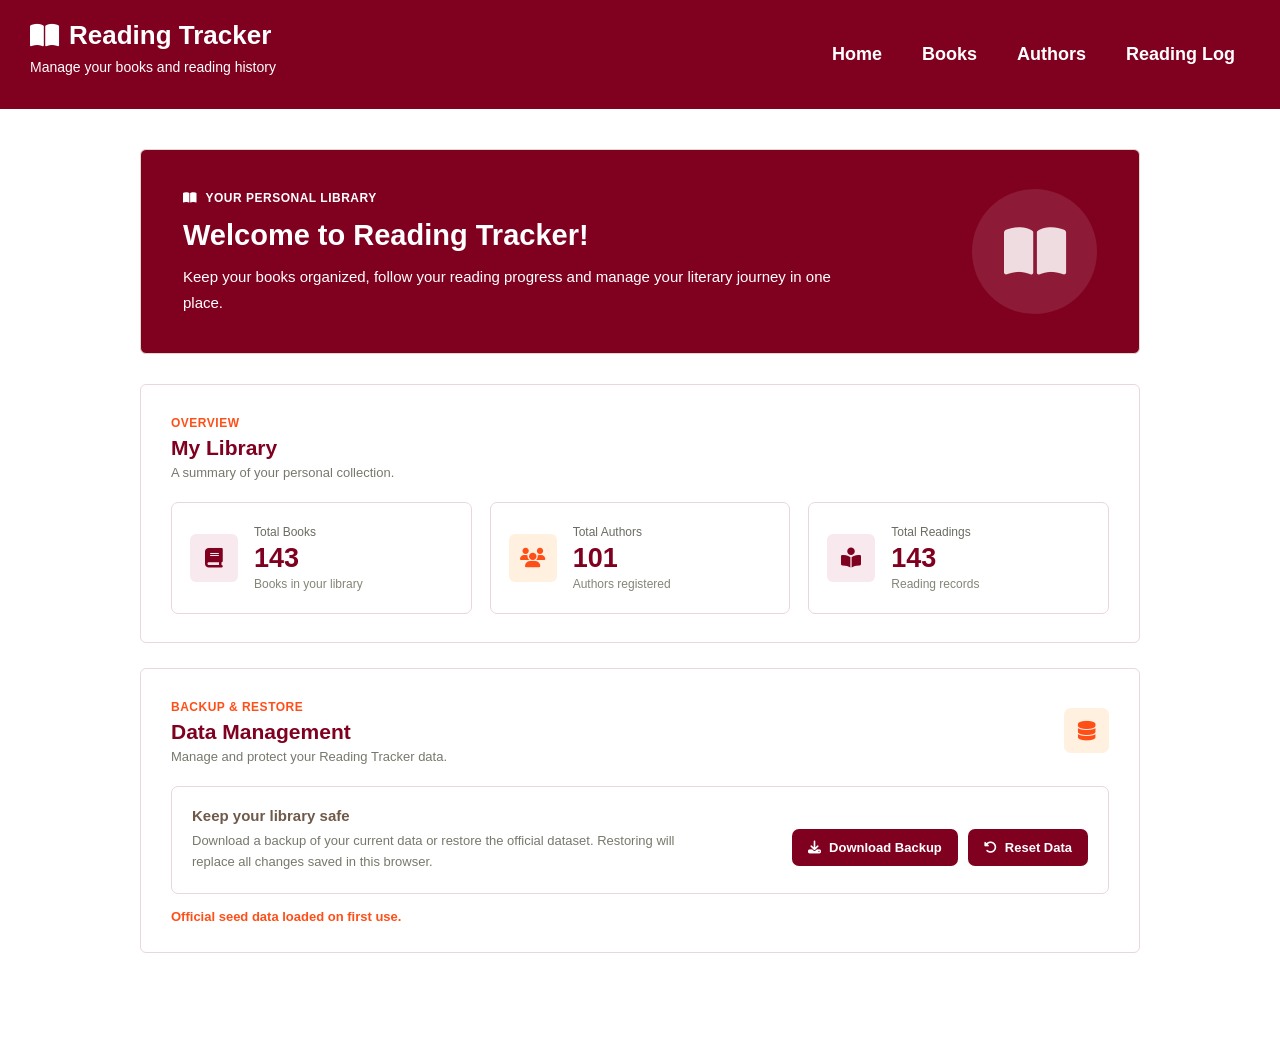
<file: index.html>
<!DOCTYPE html>
<html lang="en">

<head>
    <meta charset="UTF-8">
    <meta name="viewport" content="width=device-width, initial-scale=1.0">

    <title>Reading Tracker</title>

    <link rel="stylesheet" href="style.css">
    <link rel="stylesheet"
          href="https://cdnjs.cloudflare.com/ajax/libs/font-awesome/6.7.2/css/all.min.css">
</head>

<body>

    <!-- CABEÇALHO DA PÁGINA -->
    <div id="header-container"></div>

    <main class="home-page">

        <!-- SEÇÃO DE BOAS-VINDAS -->
        <section class="home-hero">
            <div class="hero-text">
                <span class="hero-label">
                    <i class="fa-solid fa-book-open"></i>
                    YOUR PERSONAL LIBRARY
                </span>

                <h2>Welcome to Reading Tracker!</h2>

                <p>
                    Keep your books organized, follow your reading progress
                    and manage your literary journey in one place.
                </p>
            </div>

            <div class="hero-decoration">
                <i class="fa-solid fa-book-open"></i>
            </div>
        </section>

        <!-- RESUMO DA BIBLIOTECA -->
        <section class="dashboard-section">
            <div class="section-heading">
                <div>
                    <span class="section-subtitle">OVERVIEW</span>
                    <h3>My Library</h3>
                    <p>A summary of your personal collection.</p>
                </div>
            </div>

            <div class="library-summary">

                <!-- TOTAL DE LIVROS -->
                <div class="summary-card books-card">
                    <div class="summary-icon">
                        <i class="fa-solid fa-book"></i>
                    </div>

                    <div class="summary-info">
                        <span class="summary-label">Total Books</span>
                        <strong id="book-count">–</strong>
                        <span class="summary-description">Books in your library</span>
                    </div>
                </div>

                <!-- TOTAL DE AUTORES -->
                <div class="summary-card authors-card">
                    <div class="summary-icon">
                        <i class="fa-solid fa-users"></i>
                    </div>

                    <div class="summary-info">
                        <span class="summary-label">Total Authors</span>
                        <strong id="author-count">–</strong>
                        <span class="summary-description">Authors registered</span>
                    </div>
                </div>

                <!-- TOTAL DE LEITURAS -->
                <div class="summary-card readings-card">
                    <div class="summary-icon">
                        <i class="fa-solid fa-book-open-reader"></i>
                    </div>

                    <div class="summary-info">
                        <span class="summary-label">Total Readings</span>
                        <strong id="reading-count">–</strong>
                        <span class="summary-description">Reading records</span>
                    </div>
                </div>

            </div>
        </section>

        <!-- GERENCIAMENTO DOS DADOS -->
        <section class="dashboard-section management-section">

            <div class="section-heading">
                <div>
                    <span class="section-subtitle">BACKUP & RESTORE</span>
                    <h3>Data Management</h3>
                    <p>Manage and protect your Reading Tracker data.</p>
                </div>

                <div class="management-heading-icon">
                    <i class="fa-solid fa-database"></i>
                </div>
            </div>

            <div class="management-content">

                <div class="management-info">
                    <h4>Keep your library safe</h4>

                    <p>
                        Download a backup of your current data or restore
                        the official dataset. Restoring will replace all
                        changes saved in this browser.
                    </p>
                </div>

                <div class="management-buttons">

                    <!-- BOTÃO PARA BAIXAR O BACKUP -->
                    <button type="button"
                            id="backup-data-button"
                            class="backup-button"
                            disabled>
                        <i class="fa-solid fa-download"></i>
                        Download Backup
                    </button>

                    <!-- BOTÃO PARA RESTAURAR OS DADOS -->
                    <button type="button"
                            id="reset-data-button"
                            class="reset-button"
                            disabled>
                        <i class="fa-solid fa-rotate-left"></i>
                        Reset Data
                    </button>

                </div>

            </div>

            <p id="data-message" role="status" aria-live="polite"></p>

        </section>

    </main>

    <!-- MODAL DE CONFIRMAÇÃO DA RESTAURAÇÃO DOS DADOS -->
    <div id="reset-modal" class="modal-overlay hidden">

        <div class="modal-content">

            <div class="modal-icon">
                <i class="fa-solid fa-triangle-exclamation"></i>
            </div>

            <h2 class="modal-title">Reset Reading Tracker?</h2>

            <p class="modal-message">
                Are you sure you want to restore the initial data?
                All your current books, authors, reading records,
                and changes will be permanently deleted and replaced
                with the original data.
            </p>

            <div class="modal-actions">

                <!-- BOTÃO PARA CANCELAR A RESTAURAÇÃO -->
                <button type="button"
                        id="cancel-reset"
                        class="btn-cancel">
                    Cancel
                </button>

                <!-- BOTÃO PARA CONFIRMAR A RESTAURAÇÃO -->
                <button type="button"
                        id="confirm-reset"
                        class="btn-reset">
                    <i class="fa-solid fa-rotate-left"></i>
                    Reset Data
                </button>

            </div>

        </div>

    </div>

    <!-- ARQUIVOS JAVASCRIPT -->
    <script src="js/components.js"></script>
    <script type="module" src="js/home.js"></script>

</body>
</html>
</file>
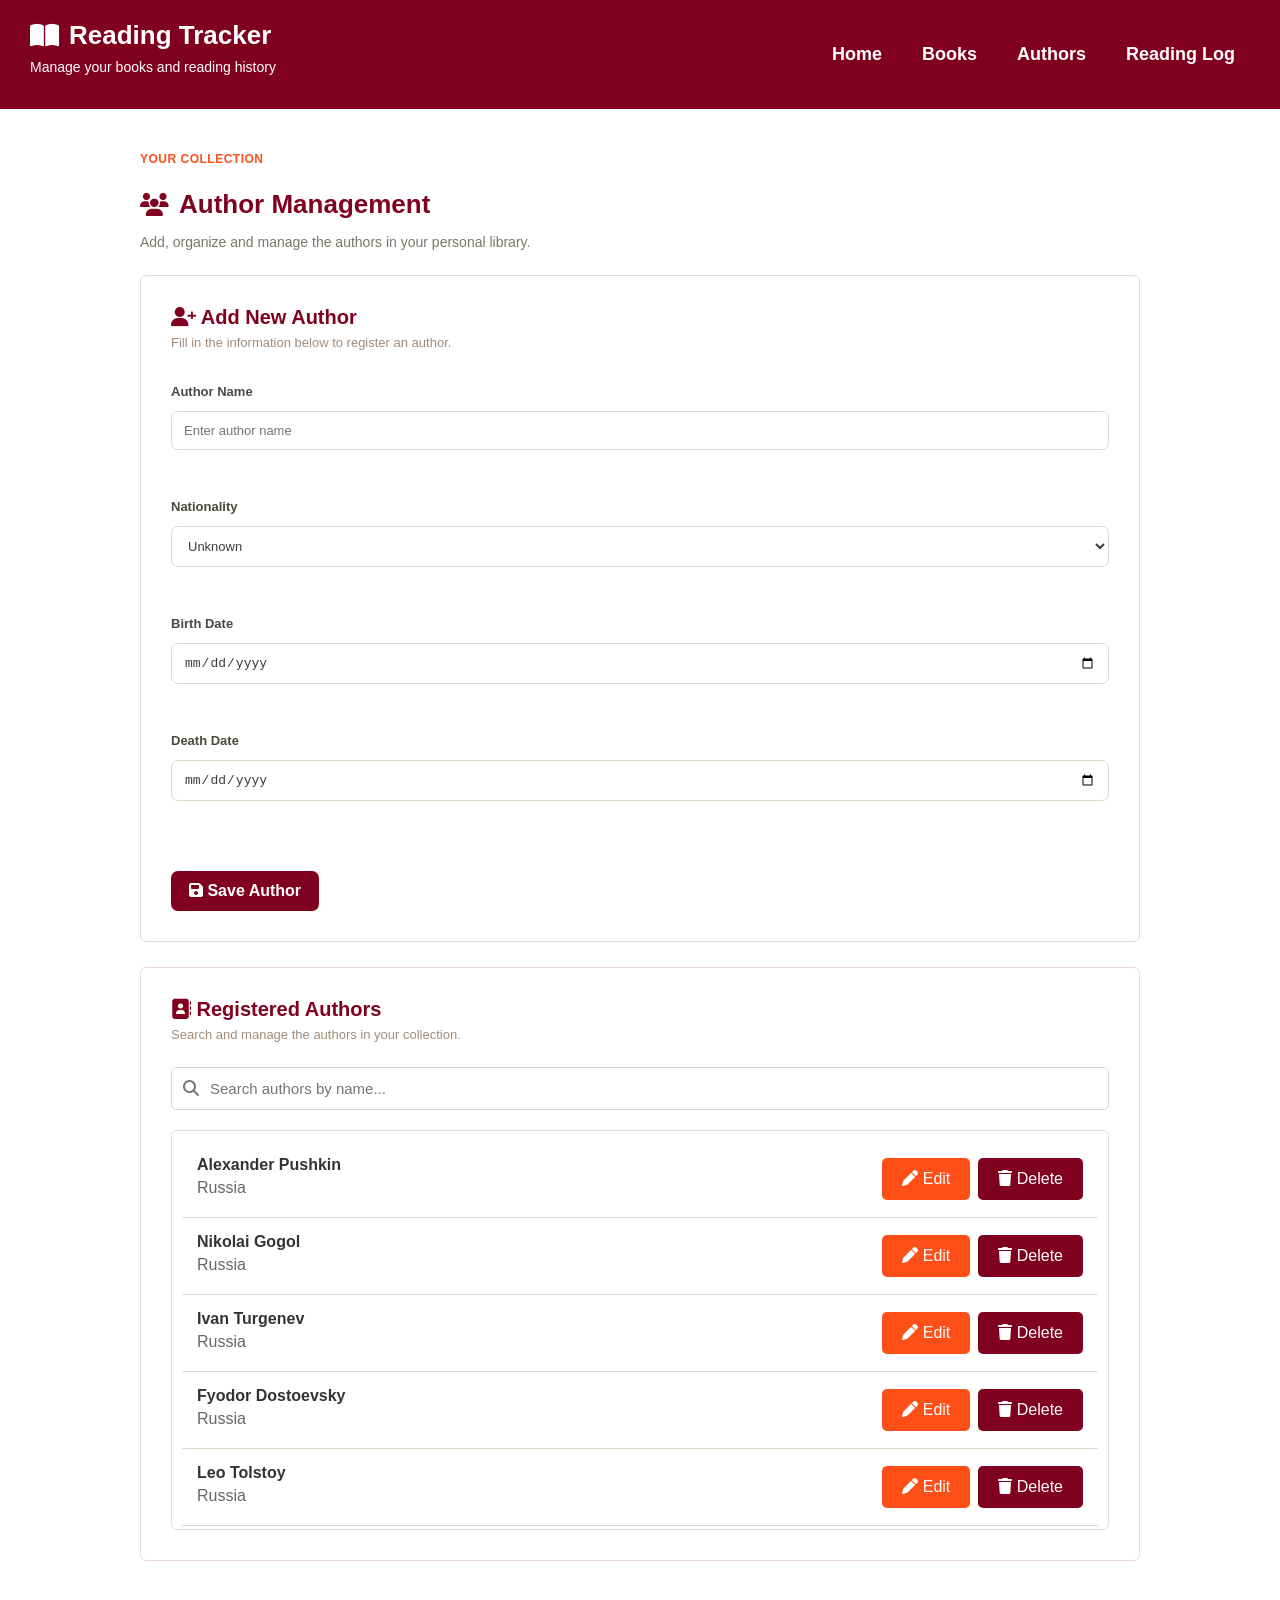
<file: authors.html>
<!DOCTYPE html>
<html lang="en">

<head>
    <meta charset="UTF-8">
    <meta name="viewport" content="width=device-width, initial-scale=1.0">

    <title>Authors - Reading Tracker</title>

    <link rel="stylesheet" href="style.css">

    <link rel="stylesheet"
          href="https://cdnjs.cloudflare.com/ajax/libs/font-awesome/6.7.2/css/all.min.css">
</head>

<body>

    <!-- CABEÇALHO DA PÁGINA -->
    <div id="header-container"></div>

    <main class="books-page authors-page">

        <!-- TÍTULO DA PÁGINA -->

        <div class="page-heading">

            <span class="section-subtitle">YOUR COLLECTION</span>

            <h2>
                <i class="fa-solid fa-users"></i>
                Author Management
            </h2>

            <p>
                Add, organize and manage the authors in your personal library.
            </p>

        </div>


        <!-- FORMULÁRIO DE CADASTRO DE AUTORES -->

        <section class="content-card">

            <div class="card-heading">

                <h3 id="form-heading">
                    <i class="fa-solid fa-user-plus"></i>
                    Add New Author
                </h3>

                <p>
                    Fill in the information below to register an author.
                </p>

            </div>


            <form id="author-form" novalidate>

                <input type="hidden" id="author-id">


                <!-- NOME DO AUTOR -->

                <label for="author-name">Author Name</label>

                <input
                    type="text"
                    id="author-name"
                    required
                    placeholder="Enter author name"
                >

                <small class="field-error" id="name-error"></small>


                <!-- NACIONALIDADE DO AUTOR -->

                <label for="author-country">Nationality</label>

                <select id="author-country">

                    <option value="">Unknown</option>

                </select>

                <small class="field-error" id="country-error"></small>


                <!-- DATA DE NASCIMENTO -->

                <label for="birth-date">Birth Date</label>

                <input
                    type="date"
                    id="birth-date"
                >

                <small class="field-error" id="birth-error"></small>


                <!-- DATA DE FALECIMENTO -->

                <label for="death-date">Death Date</label>

                <input
                    type="date"
                    id="death-date"
                >

                <small class="field-error" id="death-error"></small>


                <!-- BOTÕES DO FORMULÁRIO -->

                <div class="form-actions">

                    <button type="submit" id="save-author">

                        <i class="fa-solid fa-floppy-disk"></i>
                        Save Author

                    </button>

                    <button
                        type="button"
                        id="cancel-edit"
                        hidden>

                        <i class="fa-solid fa-xmark"></i>
                        Cancel Edit

                    </button>

                </div>

            </form>

        </section>


        <!-- LISTA DE AUTORES CADASTRADOS -->

        <section class="content-card">

            <div class="card-heading">

                <h3>
                    <i class="fa-solid fa-address-book"></i>
                    Registered Authors
                </h3>

                <p>
                    Search and manage the authors in your collection.
                </p>

            </div>


            <!-- CAMPO DE PESQUISA -->

            <div class="search-box">

                <i class="fa-solid fa-magnifying-glass"></i>

                <input
                    type="text"
                    id="author-search"
                    placeholder="Search authors by name..."
                >

            </div>


            <!-- EXIBIÇÃO DA LISTA DE AUTORES -->

            <div class="list-container">

                <div id="authors-list"></div>

            </div>

        </section>

    </main>


    <!-- MODAL DE CONFIRMAÇÃO DE EXCLUSÃO -->

    <div id="delete-modal" class="delete-modal">

        <div class="delete-content">

            <div class="delete-icon">
                <i class="fa-solid fa-trash"></i>
            </div>

            <h2>Delete Author?</h2>

            <p id="delete-message">
                Are you sure you want to delete this author?
            </p>

            <div class="delete-actions">

                <button type="button" id="cancel-delete">
                    Cancel
                </button>

                <button type="button" id="confirm-delete">

                    <i class="fa-solid fa-trash"></i>
                    Delete

                </button>

            </div>

        </div>

    </div>


    <!-- MODAL DE SUCESSO -->

    <div id="success-modal" class="success-modal">

        <div class="success-content">

            <div class="success-icon">
                <i class="fa-solid fa-check"></i>
            </div>

            <h2>Success!</h2>

            <p id="success-message">
                Registration completed successfully!
            </p>

            <button type="button" id="success-button">
                OK
            </button>

        </div>

    </div>


    <!-- ARQUIVOS JAVASCRIPT -->

    <script src="js/components.js"></script>

    <script type="module" src="js/authors.js"></script>

</body>
</html>
</file>
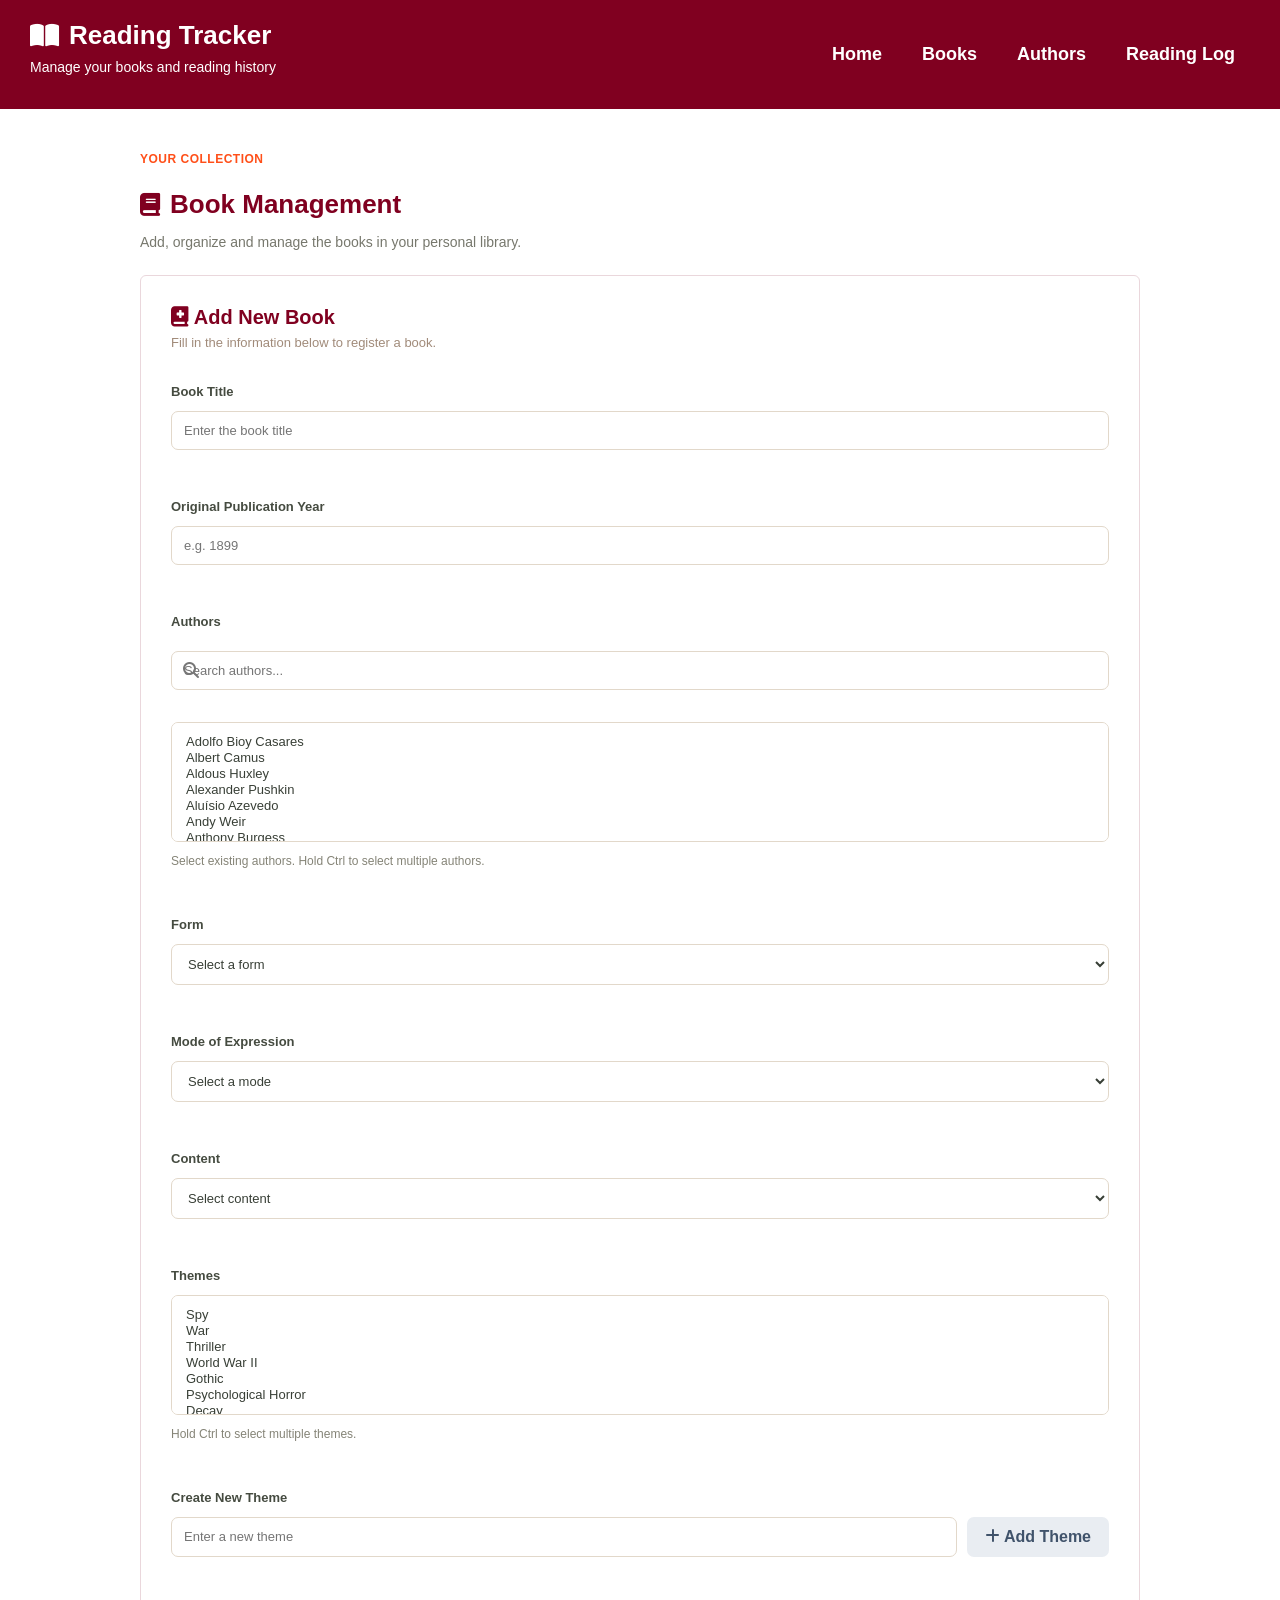
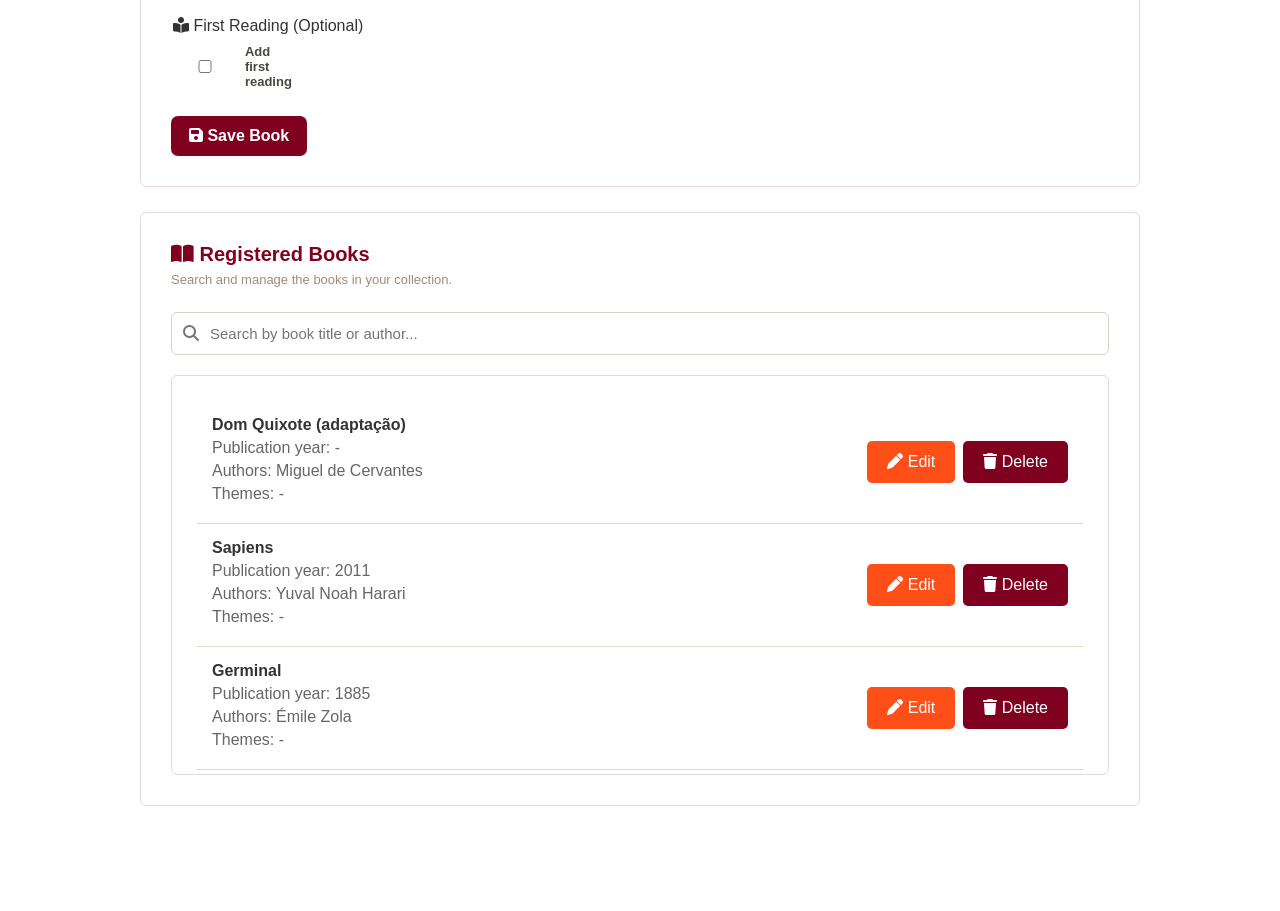
<file: books.html>
<!DOCTYPE html>
<html lang="en">

<head>
    <meta charset="UTF-8">
    <meta name="viewport" content="width=device-width, initial-scale=1.0">

    <title>Books - Reading Tracker</title>

    <link rel="stylesheet" href="style.css">

    <link rel="stylesheet"
          href="https://cdnjs.cloudflare.com/ajax/libs/font-awesome/6.7.2/css/all.min.css">
</head>

<body>

    <!-- CABEÇALHO DA PÁGINA -->
    <div id="header-container"></div>

    <main class="books-page">

        <!-- TÍTULO DA PÁGINA -->
        <div class="page-heading">

            <span class="section-subtitle">YOUR COLLECTION</span>

            <h2>
                <i class="fa-solid fa-book"></i>
                Book Management
            </h2>

            <p>
                Add, organize and manage the books in your personal library.
            </p>

        </div>


        <!-- FORMULÁRIO DE CADASTRO DE LIVROS -->
        <section class="content-card">

            <div class="card-heading">

                <h3 id="book-form-heading">
                    <i class="fa-solid fa-book-medical"></i>
                    Add New Book
                </h3>

                <p>
                    Fill in the information below to register a book.
                </p>

            </div>


            <form id="book-form" novalidate>

                <input type="hidden" id="book-id">


                <!-- INFORMAÇÕES DO LIVRO -->

                <label for="title">Book Title</label>

                <input
                    type="text"
                    id="title"
                    name="title"
                    required
                    placeholder="Enter the book title"
                >

                <small class="field-error"
                       id="title-error"></small>


                <label for="publicationYear">
                    Original Publication Year
                </label>

                <input
                    type="number"
                    id="publicationYear"
                    name="publicationYear"
                    placeholder="e.g. 1899"
                >

                <small class="field-error"
                       id="publicationYear-error"></small>


                <!-- SELEÇÃO DE AUTORES -->

                <label for="author-search">Authors</label>

                <div class="search-box">

                    <i class="fa-solid fa-magnifying-glass"></i>

                    <input
                        type="text"
                        id="author-search"
                        placeholder="Search authors..."
                    >

                </div>

                <select
                    id="authors"
                    name="authors"
                    multiple>
                </select>

                <small>
                    Select existing authors. Hold Ctrl to select multiple authors.
                </small>

                <small class="field-error"
                       id="authors-error"></small>


                <!-- CLASSIFICAÇÃO DO LIVRO -->

                <label for="form">Form</label>

                <select id="form" name="form">

                    <option value="">Select a form</option>
                    <option value="Novel">Novel</option>
                    <option value="Novella">Novella</option>
                    <option value="Short Story">Short Story</option>
                    <option value="Short Story Collection">
                        Short Story Collection
                    </option>
                    <option value="Play">Play</option>
                    <option value="Essay">Essay</option>
                    <option value="Treatise">Treatise</option>
                    <option value="Diary">Diary</option>
                    <option value="Graphic Novel">
                        Graphic Novel
                    </option>

                </select>

                <small class="field-error"
                       id="form-error"></small>


                <label for="mode">Mode of Expression</label>

                <select id="mode" name="mode">

                    <option value="">Select a mode</option>
                    <option value="Prose">Prose</option>
                    <option value="Drama">Drama</option>
                    <option value="Poetry">Poetry</option>
                    <option value="Sequential Art">
                        Sequential Art
                    </option>

                </select>

                <small class="field-error"
                       id="mode-error"></small>


                <label for="content">Content</label>

                <select id="content" name="content">

                    <option value="">Select content</option>
                    <option value="Fiction">Fiction</option>
                    <option value="Non-fiction">Non-fiction</option>

                </select>

                <small class="field-error"
                       id="content-error"></small>


                <!-- SELEÇÃO DE TEMAS -->

                <label for="themes">Themes</label>

                <select
                    id="themes"
                    name="themes"
                    multiple>
                </select>

                <small>
                    Hold Ctrl to select multiple themes.
                </small>

                <small class="field-error"
                       id="themes-error"></small>


                <label for="new-theme">
                    Create New Theme
                </label>

                <div class="new-theme-container">

                    <input
                        type="text"
                        id="new-theme"
                        placeholder="Enter a new theme"
                    >

                    <button
                        type="button"
                        id="add-theme-button">

                        <i class="fa-solid fa-plus"></i>
                        Add Theme

                    </button>

                </div>

                <small class="field-error"
                       id="theme-error"></small>


                <!-- CADASTRO DA PRIMEIRA LEITURA -->

                <fieldset id="first-reading-section">

                    <legend>
                        <i class="fa-solid fa-book-open-reader"></i>
                        First Reading (Optional)
                    </legend>

                    <label class="checkbox-label"
                           for="add-first-reading">

                        <input
                            type="checkbox"
                            id="add-first-reading"
                        >

                        Add first reading

                    </label>


                    <div id="first-reading-fields" hidden>


                        <label for="first-status">
                            Status *
                        </label>

                        <select id="first-status">

                            <option value="Want to read">
                                Want to read
                            </option>

                            <option value="Reading">
                                Reading
                            </option>

                            <option value="Paused">
                                Paused
                            </option>

                            <option value="Read">
                                Read
                            </option>

                            <option value="Abandoned">
                                Abandoned
                            </option>

                        </select>

                        <small class="field-error"
                               id="first-status-error"></small>


                        <label for="first-year">
                            Year Read
                        </label>

                        <input
                            type="number"
                            id="first-year"
                        >

                        <small class="field-error"
                               id="first-year-error"></small>


                        <label for="first-grade">
                            Grade
                        </label>

                        <input
                            type="number"
                            id="first-grade"
                            min="0"
                            max="10"
                            step="0.5"
                        >

                        <small class="field-error"
                               id="first-grade-error"></small>


                        <label for="first-recommended">
                            Recommended By
                        </label>

                        <input
                            type="text"
                            id="first-recommended"
                        >


                        <label for="first-priority">
                            Priority
                        </label>

                        <select id="first-priority">

                            <option value="">None</option>
                            <option value="Low">Low</option>
                            <option value="Medium">Medium</option>
                            <option value="High">High</option>

                        </select>

                        <small class="field-error"
                               id="first-priority-error"></small>


                        <label for="first-notes">
                            Notes
                        </label>

                        <textarea
                            id="first-notes"
                            rows="3"
                            placeholder="Add notes about this reading...">
                        </textarea>

                    </div>

                </fieldset>


                <!-- BOTÕES DO FORMULÁRIO -->

                <div class="form-actions">

                    <button type="submit" id="save-book">

                        <i class="fa-solid fa-floppy-disk"></i>
                        Save Book

                    </button>

                    <button
                        type="button"
                        id="cancel-book-edit"
                        hidden>

                        <i class="fa-solid fa-xmark"></i>
                        Cancel Edit

                    </button>

                </div>

            </form>

        </section>


        <!-- LISTA DE LIVROS CADASTRADOS -->

        <section class="content-card">

            <div class="card-heading">

                <h3>
                    <i class="fa-solid fa-book-open"></i>
                    Registered Books
                </h3>

                <p>
                    Search and manage the books in your collection.
                </p>

            </div>


            <!-- CAMPO DE PESQUISA -->

            <div class="search-box">

                <i class="fa-solid fa-magnifying-glass"></i>

                <input
                    type="text"
                    id="book-search"
                    placeholder="Search by book title or author..."
                >

            </div>


            <!-- EXIBIÇÃO DA LISTA DE LIVROS -->

            <div class="list-container">

                <div id="books-list">

                    <p>No books registered yet.</p>

                </div>

            </div>

        </section>

    </main>


    <!-- MODAL DE CONFIRMAÇÃO DE EXCLUSÃO -->

    <div id="delete-modal" class="delete-modal">

        <div class="delete-content">

            <div class="delete-icon">
                <i class="fa-solid fa-trash"></i>
            </div>

            <h2>Delete Book?</h2>

            <p id="delete-message">
                Are you sure you want to delete this book?
            </p>

            <div class="delete-actions">

                <button type="button" id="cancel-delete">
                    Cancel
                </button>

                <button type="button" id="confirm-delete">

                    <i class="fa-solid fa-trash"></i>
                    Delete

                </button>

            </div>

        </div>

    </div>


    <!-- MODAL DE SUCESSO -->

    <div id="success-modal" class="success-modal">

        <div class="success-content">

            <div class="success-icon">
                <i class="fa-solid fa-check"></i>
            </div>

            <h2>Success!</h2>

            <p id="success-message">
                Registration completed successfully!
            </p>

            <button type="button" id="success-button">
                OK
            </button>

        </div>

    </div>


    <!-- ARQUIVOS JAVASCRIPT -->

    <script src="js/components.js"></script>

    <script type="module" src="js/books.js"></script>

</body>
</html>
</file>
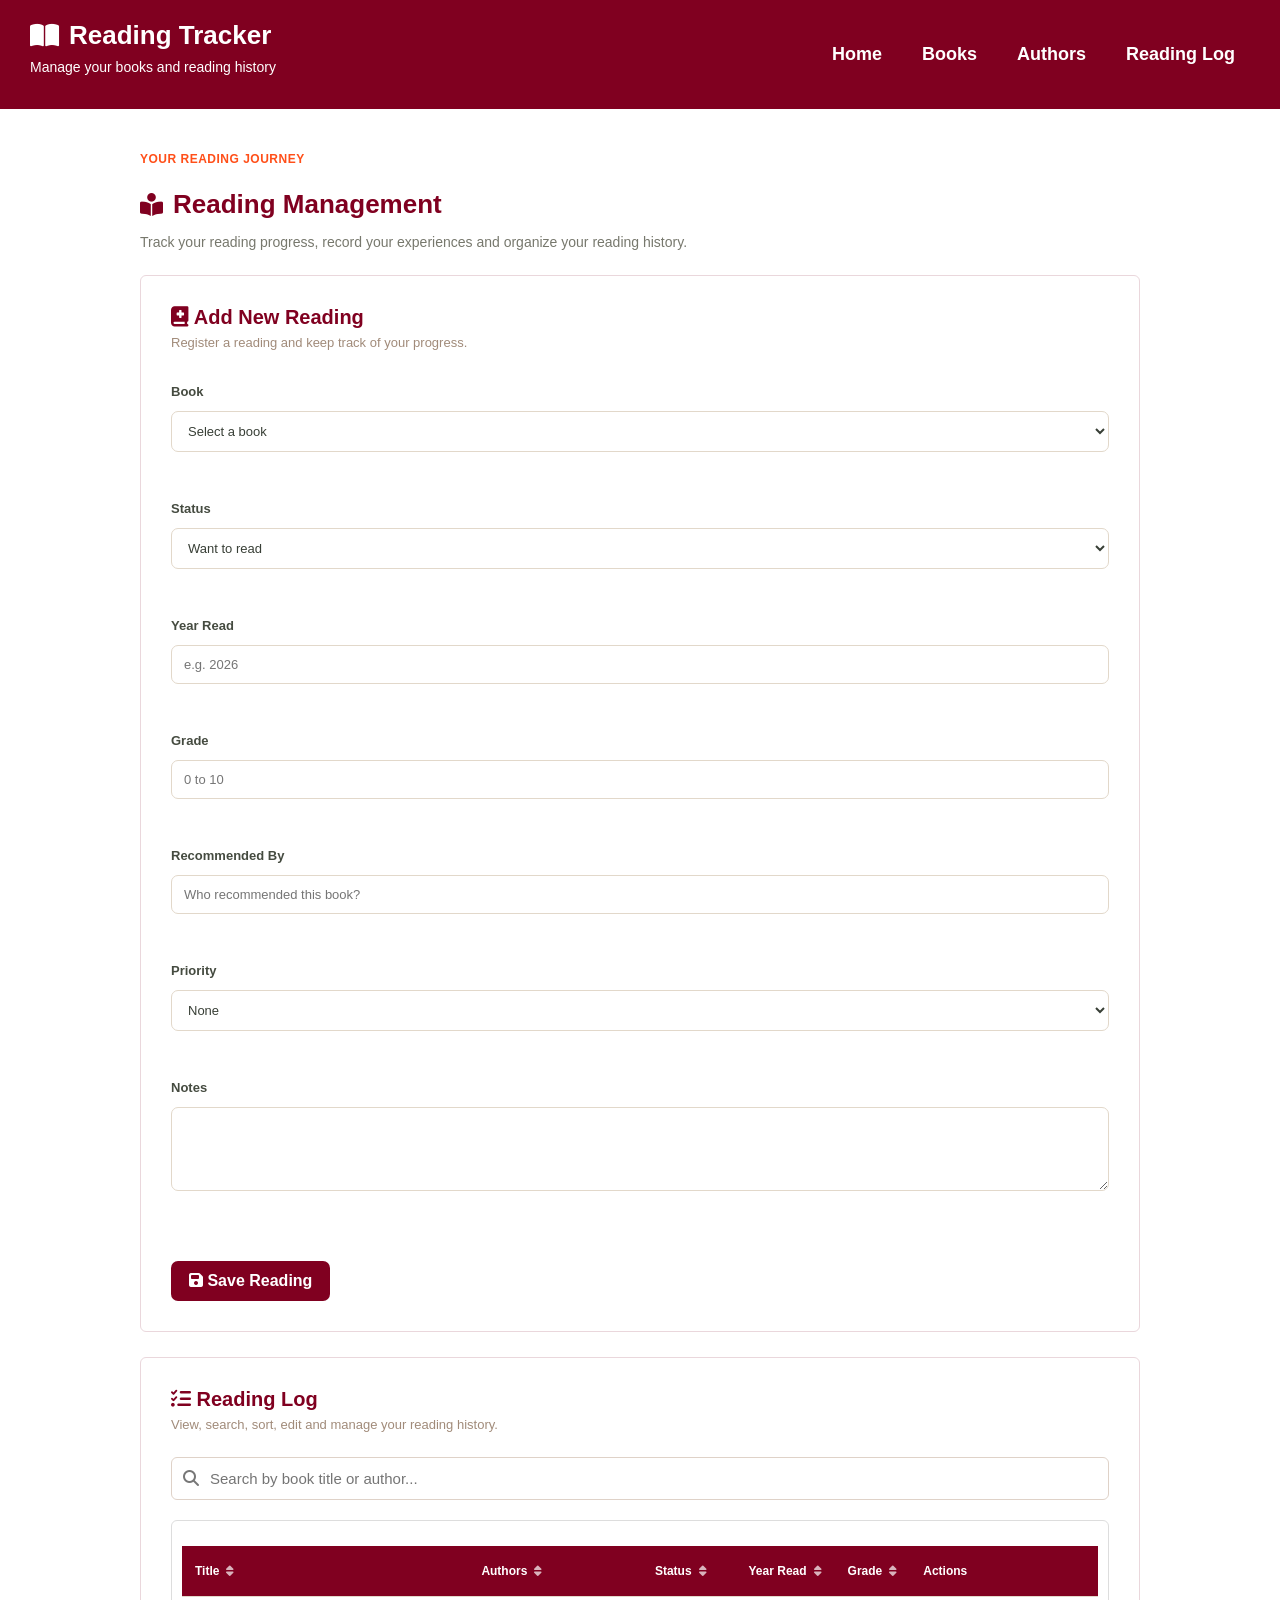
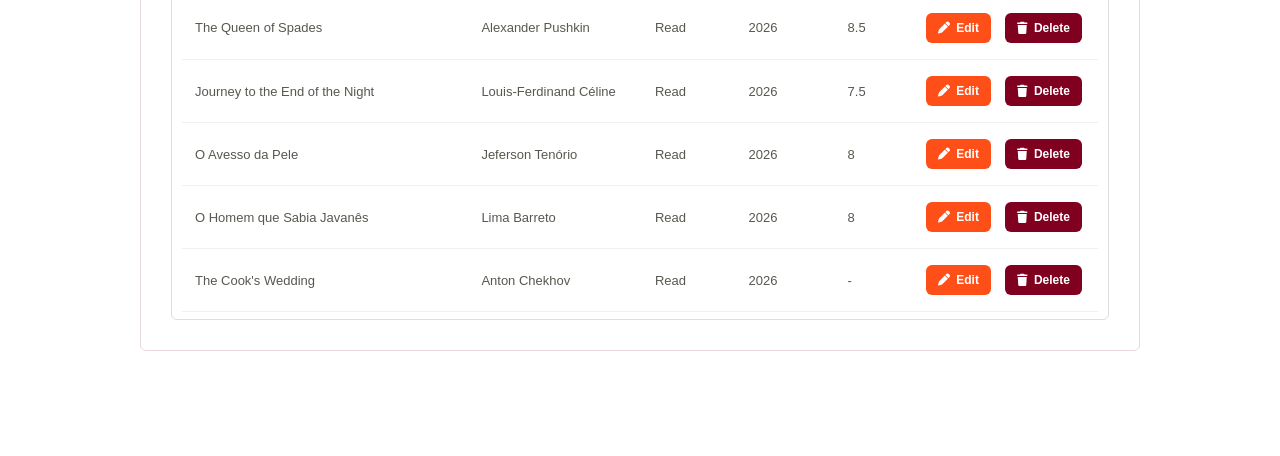
<file: readings.html>
<!DOCTYPE html>
<html lang="en">

<head>
    <meta charset="UTF-8">
    <meta name="viewport" content="width=device-width, initial-scale=1.0">

    <title>Reading Log - Reading Tracker</title>

    <link rel="stylesheet" href="style.css">

    <link rel="stylesheet"
          href="https://cdnjs.cloudflare.com/ajax/libs/font-awesome/6.7.2/css/all.min.css">
</head>

<body>

    <div id="header-container"></div>

    <main class="books-page readings-page">

        <!-- CABEÇALHO DA PÁGINA -->

        <div class="page-heading">

            <span class="section-subtitle">YOUR READING JOURNEY</span>

            <h2>
                <i class="fa-solid fa-book-open-reader"></i>
                Reading Management
            </h2>

            <p>
                Track your reading progress, record your experiences
                and organize your reading history.
            </p>

        </div>


        <!-- FORMULÁRIO DE LEITURA -->

        <section class="content-card">

            <div class="card-heading">

                <h3 id="reading-form-heading">
                    <i class="fa-solid fa-book-medical"></i>
                    Add New Reading
                </h3>

                <p>
                    Register a reading and keep track of your progress.
                </p>

            </div>


            <form id="reading-form" novalidate>

                <input type="hidden" id="reading-id">


                <!-- LIVRO -->

                <label for="reading-book">Book</label>

                <select id="reading-book">

                    <option value="">Select a book</option>

                </select>

                <small class="field-error" id="book-error"></small>


                <!-- STATUS DA LEITURA -->

                <label for="reading-status">Status</label>

                <select id="reading-status">

                    <option value="Want to read">Want to read</option>
                    <option value="Reading">Reading</option>
                    <option value="Paused">Paused</option>
                    <option value="Read">Read</option>
                    <option value="Abandoned">Abandoned</option>

                </select>

                <small class="field-error" id="status-error"></small>


                <!-- ANO DA LEITURA -->

                <label for="reading-year">Year Read</label>

                <input
                    type="number"
                    id="reading-year"
                    placeholder="e.g. 2026"
                >

                <small class="field-error" id="year-error"></small>


                <!-- NOTA DA LEITURA -->

                <label for="reading-grade">Grade</label>

                <input
                    type="number"
                    id="reading-grade"
                    min="0"
                    max="10"
                    step="0.5"
                    placeholder="0 to 10"
                >

                <small class="field-error" id="grade-error"></small>


                <!-- INDICAÇÃO DO LIVRO -->

                <label for="reading-recommended">
                    Recommended By
                </label>

                <input
                    type="text"
                    id="reading-recommended"
                    placeholder="Who recommended this book?"
                >

                <small class="field-error" id="recommended-error"></small>


                <!-- PRIORIDADE DA LEITURA -->

                <label for="reading-priority">Priority</label>

                <select id="reading-priority">

                    <option value="">None</option>
                    <option value="Low">Low</option>
                    <option value="Medium">Medium</option>
                    <option value="High">High</option>

                </select>

                <small class="field-error" id="priority-error"></small>


                <!-- OBSERVAÇÕES -->

                <label for="reading-notes">Notes</label>

                <textarea
                    id="reading-notes"
                    rows="4"
                    placeholder="Write your thoughts about this reading...">
                </textarea>

                <small class="field-error" id="notes-error"></small>


                <!-- BOTÕES DO FORMULÁRIO -->

                <div class="form-actions">

                    <button type="submit">

                        <i class="fa-solid fa-floppy-disk"></i>
                        Save Reading

                    </button>

                    <button
                        type="button"
                        id="cancel-reading-edit"
                        hidden>

                        <i class="fa-solid fa-xmark"></i>
                        Cancel Edit

                    </button>

                </div>

            </form>

        </section>


        <!-- HISTÓRICO DE LEITURAS -->

        <section class="content-card">

            <div class="card-heading">

                <h3>
                    <i class="fa-solid fa-list-check"></i>
                    Reading Log
                </h3>

                <p>
                    View, search, sort, edit and manage your reading history.
                </p>

            </div>


            <!-- CAMPO DE PESQUISA -->

            <div class="search-box">

                <i class="fa-solid fa-magnifying-glass"></i>

                <input
                    type="text"
                    id="reading-search"
                    placeholder="Search by book title or author..."
                >

            </div>


            <!-- TABELA DE LEITURAS -->

            <div class="list-container">

                <div class="table-wrapper">

                    <table id="readings-table">

                        <thead>

                            <tr>

                                <th>
                                    <button type="button" data-sort="title">
                                        Title
                                        <i class="fa-solid fa-sort"></i>
                                    </button>
                                </th>

                                <th>
                                    <button type="button" data-sort="authors">
                                        Authors
                                        <i class="fa-solid fa-sort"></i>
                                    </button>
                                </th>

                                <th>
                                    <button type="button" data-sort="status">
                                        Status
                                        <i class="fa-solid fa-sort"></i>
                                    </button>
                                </th>

                                <th>
                                    <button type="button" data-sort="yearRead">
                                        Year Read
                                        <i class="fa-solid fa-sort"></i>
                                    </button>
                                </th>

                                <th>
                                    <button type="button" data-sort="grade">
                                        Grade
                                        <i class="fa-solid fa-sort"></i>
                                    </button>
                                </th>

                                <th>Actions</th>

                            </tr>

                        </thead>

                        <tbody id="readings-list"></tbody>

                    </table>

                </div>

            </div>

        </section>

    </main>


    <!-- MODAL DE CONFIRMAÇÃO DE EXCLUSÃO -->

    <div id="delete-modal" class="delete-modal">

        <div class="delete-content">

            <div class="delete-icon">
                <i class="fa-solid fa-trash"></i>
            </div>

            <h2>Delete Reading?</h2>

            <p id="delete-message">
                Are you sure you want to delete this reading?
                This action cannot be undone.
            </p>

            <div class="delete-actions">

                <button type="button" id="cancel-delete">
                    Cancel
                </button>

                <button type="button" id="confirm-delete">
                    <i class="fa-solid fa-trash"></i>
                    Delete
                </button>

            </div>

        </div>

    </div>


    <!-- MODAL DE SUCESSO -->

    <div id="success-modal" class="success-modal">

        <div class="success-content">

            <div class="success-icon">
                <i class="fa-solid fa-check"></i>
            </div>

            <h2>Success!</h2>

            <p id="success-message">
                Registration completed successfully!
            </p>

            <button type="button" id="success-button">
                OK
            </button>

        </div>

    </div>


    <!-- ARQUIVOS JAVASCRIPT -->

    <script src="js/components.js"></script>

    <script type="module" src="js/readings.js"></script>

</body>
</html>
</file>
<file: style.css>
:root {
    --color-burgundy: #800020;
    --color-burgundy-dark: #79001c;
    --color-burgundy-soft: #f7e9ed;
    --color-orange: #ff4f19;
    --color-orange-dark: #df4111;
    --color-orange-soft: #fff0df;
}

/* ==============================
   GENERAL
============================== */

* {
    box-sizing: border-box;
}

body {
    font-family: Arial, sans-serif;
    margin: 0;
    padding: 0;
    background-color: #ffffff;
    color: #333;
}

main {
    max-width: 1000px;
    margin: 30px auto;
    padding: 25px;
    background-color: white;
    border-radius: 7px;
}

section {
    margin-top: 25px;
    padding: 20px;
    border: 1px solid #e2d8ca;
    border-radius: 6px;
}


/* ==============================
   HEADER
============================== */

#header-container {
    width: 100%;
}

.main-header {
    background-color: var(--color-burgundy);
    color: white;
    width: 100%;
    box-sizing: border-box;
    padding: 20px 30px;

    display: flex;
    justify-content: space-between;
    align-items: center;
    gap: 20px;
}

.main-header nav {
    display: flex;
    align-items: center;
    justify-content: flex-end;
    flex-wrap: wrap;
    gap: 10px;
    padding-top: 0;
}

.header-title {
    display: flex;
    align-items: center;
    gap: 10px;
    font-size: 26px;
    font-weight: 700;
}

.header-info h1 {
    font-size: 26px;
    font-weight: 700;
    margin: 0;
}

.header-info p {
    margin-top: 8px;
    font-size: 14px;
}

.main-header nav a {
    color: white;
    text-decoration: none;
    font-weight: 600;
    font-size: 18px;
    padding: 10px 15px;
    border-radius: 5px;
    transition: 0.3s;
}

.main-header nav a:hover {
    background-color: white;
    color: var(--color-burgundy);
}

/* Menu mobile: escondido em computadores */

.menu-toggle {
    display: none;
    background: none;
    border: none;
    color: white;
    font-size: 28px;
    cursor: pointer;
    margin: 0;
    padding: 5px 10px;
}


/* ==============================
   FOOTER
============================== */

.main-footer {
    background-color: var(--color-burgundy-dark);
    color: white;
    text-align: center;
    padding: 20px;
    margin-top: 30px;
}

footer {
    text-align: center;
    padding: 20px;
    color: #666;
}


/* ==============================
   FORMS AND INPUTS
============================== */

form {
    display: flex;
    flex-direction: column;
    gap: 10px;
}

label {
    font-weight: bold;
    margin-top: 10px;
}

input,
select {
    padding: 12px;
    border: 1px solid #dfd2c8;
    border-radius: 5px;
    font-size: 16px;
    width: 100%;
}

select[multiple] {
    min-height: 90px;
}

textarea {
    padding: 12px;
    border: 1px solid #dfd2c8;
    border-radius: 5px;
    font-family: Arial, sans-serif;
    font-size: 16px;
    resize: vertical;
}

small {
    color: #666;
}

.field-error {
    display: block;
    color: #c62828;
    font-size: 13px;
    min-height: 16px;
}

input:disabled,
select:disabled,
textarea:disabled {
    background-color: #eeeeee;
    cursor: not-allowed;
}


/* ==============================
   GENERAL BUTTONS
============================== */

button {
    background-color: var(--color-burgundy);
    color: white;
    padding: 12px 20px;
    border: none;
    border-radius: 5px;
    cursor: pointer;
    font-size: 16px;
    margin-top: 15px;
}

button:hover {
    background-color: var(--color-burgundy-dark);
}


/* ==============================
   EDIT AND DELETE BUTTONS
============================== */

/* Keep action buttons side by side */

.author-actions,
.book-actions {
    display: flex;
    flex-direction: row;
    gap: 8px;
    align-items: center;
}

.author-actions button,
.book-actions button {
    margin: 0;
}

/* Edit - Yellow */

.author-actions button:first-child,
.book-actions button:first-child,
#readings-list button:first-child {
    background-color: var(--color-orange);
    color: white;
}

.author-actions button:first-child:hover,
.book-actions button:first-child:hover,
#readings-list button:first-child:hover {
    background-color: var(--color-orange-dark);
}

/* Delete - Red */

.author-actions button:last-child,
.book-actions button:last-child,
#readings-list button:last-child {
    background-color: var(--color-burgundy);
    color: white;
}

.author-actions button:last-child:hover,
.book-actions button:last-child:hover,
#readings-list button:last-child:hover {
    background-color: var(--color-burgundy-dark);
}

/* Cancel - Gray */

#cancel-edit,
#cancel-reading-edit,
#cancel-book-edit {
    background-color: #dbd2d2;
}

#cancel-edit[hidden],
#cancel-reading-edit[hidden],
#cancel-book-edit[hidden] {
    display: none;
}


/* ==============================
   SEARCH BOX
============================== */

.search-box {
    position: relative;
    width: 100%;
    margin: 10px 0 15px;
}

.search-box i {
    position: absolute;
    left: 12px;
    top: 50%;
    transform: translateY(-50%);
    color: #777;
}

.search-box input {
    width: 100%;
    padding: 12px 12px 12px 38px;
    border: 1px solid #dfd2c8;
    border-radius: 6px;
    font-size: 15px;
}

.search-box input:focus {
    outline: none;
    border-color: var(--color-burgundy);
}


/* ==============================
   AUTHOR MANAGEMENT
============================== */

.author-item {
    display: flex;
    justify-content: space-between;
    align-items: center;
    gap: 15px;
    padding: 15px;
    border-bottom: 1px solid #e2d8ca;
}

.author-item p {
    margin: 5px 0;
    color: #666;
}


/* ==============================
   BOOK MANAGEMENT
============================== */

#books-list {
    padding: 15px;
    background-color: transparent;
    border-radius: 5px;
}

.book-item {
    display: flex;
    justify-content: space-between;
    align-items: center;
    gap: 15px;
    padding: 15px;
    border-bottom: 1px solid #e2d8ca;
}

.book-item p {
    margin: 5px 0;
    color: #666;
}


/* ==============================
   THEME CREATION
============================== */

.new-theme-container {
    display: flex;
    gap: 10px;
    align-items: stretch;
}

.new-theme-container input {
    flex: 1;
    min-width: 0;
}

.new-theme-container button {
    margin-top: 0;
    white-space: nowrap;
}


/* ==============================
   FIRST READING
============================== */

#first-reading-section {
    margin-top: 20px;
    padding: 0;
    border: 0;
}

#first-reading-section legend {
    padding: 0;
    font-weight: normal;
}

.checkbox-label {
    display: inline-flex;
    align-items: center;
    gap: 8px;
    cursor: pointer;
    font-weight: normal;
}

.checkbox-label input {
    width: auto;
    margin: 0;
}

#first-reading-fields {
    margin-top: 12px;
}

#first-reading-fields:not([hidden]) {
    display: flex;
    flex-direction: column;
    gap: 10px;
}

#first-reading-fields[hidden],
#first-reading-section[hidden] {
    display: none;
}


/* ==============================
   READING MANAGEMENT
============================== */

.table-wrapper {
    overflow-x: auto;
}

table {
    width: 100%;
    border-collapse: collapse;
    margin-top: 15px;
}

th,
td {
    padding: 12px;
    text-align: left;
    border-bottom: 1px solid #e2d8ca;
}

th {
    background-color: var(--color-burgundy);
    color: white;
}

th button {
    background: transparent;
    margin: 0;
    padding: 4px;
    font-weight: bold;
}

td button {
    margin: 3px;
    padding: 8px;
}

/* Reset reading edit button */

#cancel-reading-edit {
    background-color: #9e9d9d;
}


/* ==============================
   HOME - DATA MANAGEMENT
============================== */

.library-summary {
    display: flex;
    flex-wrap: wrap;
    gap: 20px;
}

.library-summary p {
    padding: 15px 20px;
    background-color: transparent;
    border-radius: 6px;
}

#reset-data-button {
    background-color: var(--color-burgundy);
}

#reset-data-button:hover {
    background-color: var(--color-burgundy-dark);
}

#reset-data-button:disabled,
#backup-data-button:disabled {
    opacity: 0.6;
    cursor: not-allowed;
}

#data-message {
    font-weight: bold;
    margin-top: 15px;
}


/* ==============================
   RESPONSIVE DESIGN
============================== */

/* Tablets and mobile devices */

@media (max-width: 768px) {

    .main-header {
        flex-wrap: wrap;
        padding: 20px;
    }

    /* Show hamburger only on small screens */

    .menu-toggle {
        display: block;
    }

    /* Hide navigation until clicked */

    .main-header nav {
        display: none;
        flex-direction: column;
        width: 100%;
        gap: 10px;
        padding-top: 20px;
    }

    /* Show navigation when activated */

    .main-header nav.active {
        display: flex;
    }

    .main-header nav a {
        display: block;
    }
}


/* Small mobile screens */

@media (max-width: 600px) {

    main {
        margin: 15px;
        padding: 15px;
    }

    .author-item,
    .book-item {
        flex-direction: column;
        align-items: flex-start;
    }

    .new-theme-container {
        flex-direction: column;
    }

    .author-actions,
    .book-actions {
        flex-direction: row;
    }
}

.readings-table-container {
    max-height: 400px;
    overflow-y: auto;
    overflow-x: auto;
    border: 1px solid #ddd;
    border-radius: 6px;
}

/* Mantém o cabeçalho da tabela visível durante a rolagem */
.readings-table-container thead th {
    position: sticky;
    top: 0;
    background-color: var(--color-burgundy);
    color: white;
    z-index: 2;
}

.list-container {
    max-height: 400px;
    overflow-y: auto;
    overflow-x: hidden;
    border: 1px solid #ddd;
    border-radius: 6px;
    padding: 10px;
}


.success-content {
    background: white;
    padding: 35px;
    border-radius: 15px;
    text-align: center;
    width: 320px;
    max-width: calc(100% - 40px);
    box-shadow: 0 5px 25px rgba(0, 0, 0, 0.2);
    animation: appear 0.3s ease;
}

.success-icon {
    width: 65px;
    height: 65px;
    background: #d4edda;
    color: #28a745;
    border-radius: 50%;
    display: flex;
    align-items: center;
    justify-content: center;
    font-size: 30px;
    margin: 0 auto 15px;
}

.success-content h2 {
    color: #28a745;
    margin-bottom: 10px;
}

.success-content p {
    color: #555;
    margin-bottom: 20px;
}

.success-content button {
    background: #28a745;
    color: white;
    border: none;
    padding: 10px 30px;
    border-radius: 6px;
    cursor: pointer;
}

.success-content button:hover {
    background: #218838;
}

@keyframes appear {
    from {
        opacity: 0;
        transform: scale(0.8);
    }

    to {
        opacity: 1;
        transform: scale(1);
    }
}

/* READING ACTION BUTTONS */

.reading-actions {
    white-space: nowrap;
}

.reading-actions button {
    padding: 8px 14px;
    margin: 3px;
    border-radius: 5px;
    font-size: 14px;
    font-weight: 600;
    transition: 0.2s ease;
}

.reading-actions .edit-button {
    background-color: var(--color-orange);
    color: white;
}

.reading-actions .edit-button:hover {
    background-color: var(--color-orange-dark);
}

.reading-actions .delete-button {
    background-color: var(--color-burgundy);
    color: white;
}

.reading-actions .delete-button:hover {
    background-color: var(--color-burgundy-dark);
}

/* ========================================
   SUCCESS MODAL
======================================== */

.success-modal {
    display: none;
    position: fixed;
    inset: 0;
    width: 100%;
    height: 100%;
    background: rgba(0, 0, 0, 0.5);
    justify-content: center;
    align-items: center;
    z-index: 9999;
}

.success-modal.active {
    display: flex;
}

.success-content {
    background: white;
    padding: 30px;
    border-radius: 6px;
    text-align: center;
    width: 350px;
    max-width: 90%;
    box-shadow: 0 5px 20px rgba(0, 0, 0, 0.2);
    animation: appear 0.3s ease;
}

/* ========================================
   DELETE CONFIRMATION MODAL
======================================== */

.delete-modal {
    display: none;
    position: fixed;
    inset: 0;
    background: rgba(0, 0, 0, 0.5);
    justify-content: center;
    align-items: center;
    z-index: 10000;
}

.delete-modal.active {
    display: flex;
}

.delete-content {
    background: white;
    padding: 30px;
    border-radius: 6px;
    width: 380px;
    max-width: 90%;
    text-align: center;
    box-shadow: 0 5px 20px rgba(0, 0, 0, 0.2);
    animation: appear 0.3s ease;
}

.delete-icon {
    width: 60px;
    height: 60px;
    background: #fde8e8;
    color: #b73535;
    border-radius: 50%;
    display: flex;
    align-items: center;
    justify-content: center;
    font-size: 25px;
    margin: 0 auto 15px;
}

.delete-content h2 {
    margin-bottom: 10px;
}

.delete-content p {
    color: #666;
    line-height: 1.5;
    margin-bottom: 25px;
}

.delete-actions {
    display: flex;
    justify-content: center;
    gap: 12px;
}

.delete-actions button {
    padding: 10px 20px;
    border: none;
    border-radius: 6px;
    cursor: pointer;
    font-weight: 600;
}

#cancel-delete {
    background: #e5e7eb;
    color: #333;
}

#cancel-delete:hover {
    background: #d1d5db;
}

#confirm-delete {
    background: var(--color-burgundy);
    color: white;
}

#confirm-delete:hover {
    background: var(--color-burgundy-dark);
}

#confirm-delete:disabled {
    opacity: 0.6;
    cursor: not-allowed;
}

#delete-message {
    white-space: pre-line;
    line-height: 1.6;
}

.modal-overlay {
    position: fixed;
    inset: 0;
    background: rgba(0, 0, 0, 0.5);
    display: flex;
    justify-content: center;
    align-items: center;
    z-index: 1000;
}

.modal-overlay.hidden {
    display: none;
}

.modal-content {
    background: white;
    padding: 30px;
    border-radius: 6px;
    width: 90%;
    max-width: 420px;
    text-align: center;
    box-shadow: 0 4px 20px rgba(0, 0, 0, 0.2);
}

.modal-icon {
    font-size: 35px;
    margin-bottom: 10px;
}

.modal-title {
    margin-bottom: 12px;
    color: var(--color-burgundy);
}

.modal-message {
    color: #555;
    line-height: 1.5;
    margin-bottom: 25px;
}

.modal-actions {
    display: flex;
    justify-content: center;
    gap: 12px;
}

.btn-cancel,
.btn-reset {
    padding: 10px 18px;
    border: none;
    border-radius: 6px;
    cursor: pointer;
    font-weight: bold;
}

.btn-cancel {
    background: #e5e7eb;
    color: #a4a1a1;
}

.btn-reset {
    background: var(--color-burgundy);
    color: white;
}

th button[data-sort] {
    background: transparent;
    border: none;
    color: inherit;
    font: inherit;
    font-weight: bold;
    cursor: pointer;
    display: inline-flex;
    align-items: center;
    gap: 7px;
}

th button[data-sort] i {
    font-size: 12px;
    opacity: 0.7;
}

th button[data-sort]:hover {
    color: var(--color-burgundy);
}

th button[data-sort]:hover i {
    opacity: 1;
}

/* ==============================
   HOME DASHBOARD
============================== */

.home-page {
    max-width: 1050px;
    margin: 40px auto;
    padding: 0 25px 40px;
}

/* Welcome */

.home-hero {
    position: relative;
    display: flex;
    justify-content: space-between;
    align-items: center;
    overflow: hidden;
    padding: 38px 42px;
    margin-bottom: 30px;
    background: var(--color-burgundy);
    border-radius: 6px;
    color: white;
    box-shadow: none;
}

.hero-text {
    max-width: 650px;
    position: relative;
    z-index: 1;
}

.hero-label {
    display: inline-flex;
    align-items: center;
    gap: 8px;
    margin-bottom: 14px;
    color: #ffd2a8;
    font-size: 12px;
    font-weight: 700;
    letter-spacing: 0.5px;
}

.home-hero h2 {
    margin: 0 0 12px;
    color: white;
    font-size: 29px;
}

.home-hero p {
    margin: 0;
    color: #f8f4ed;
    font-size: 15px;
    line-height: 1.7;
}

.hero-decoration {
    display: flex;
    align-items: center;
    justify-content: center;
    width: 125px;
    height: 125px;
    margin-left: 20px;
    flex-shrink: 0;
    border-radius: 50%;
    background: rgba(255, 255, 255, 0.10);
    color: rgba(255, 255, 255, 0.85);
    font-size: 55px;
}

/* Dashboard Sections */

.home-page .dashboard-section {
    padding: 28px 30px;
    margin-bottom: 25px;
    background: white;
    border: 1px solid #ead7dc;
    border-radius: 6px;
    box-shadow: none;
}

.section-heading {
    display: flex;
    justify-content: space-between;
    align-items: center;
    margin-bottom: 22px;
}

.section-subtitle {
    color: var(--color-orange);
    font-size: 12px;
    font-weight: 700;
    letter-spacing: 0.5px;
}

.section-heading h3 {
    margin: 5px 0;
    color: var(--color-burgundy);
    font-size: 21px;
}

.section-heading p {
    margin: 0;
    color: #77786d;
    font-size: 13px;
}

/* Summary Cards */

.home-page .library-summary {
    display: grid;
    grid-template-columns: repeat(3, minmax(0, 1fr));
    gap: 18px;
}

.summary-card {
    display: flex;
    align-items: center;
    gap: 16px;
    min-width: 0;
    padding: 22px 18px;
    background: white;
    border: 1px solid #ead7dc;
    border-radius: 7px;
    transition: background-color 0.2s ease;
}

.summary-card:hover {
    box-shadow: none;
}

.summary-icon {
    display: flex;
    align-items: center;
    justify-content: center;
    width: 48px;
    height: 48px;
    flex-shrink: 0;
    border-radius: 6px;
    background: var(--color-burgundy-soft);
    color: var(--color-burgundy);
    font-size: 20px;
}

.authors-card .summary-icon {
    background: var(--color-orange-soft);
    color: var(--color-orange);
}

.readings-card .summary-icon {
    background: var(--color-burgundy-soft);
    color: var(--color-burgundy);
}

.summary-info {
    display: flex;
    flex-direction: column;
    gap: 3px;
}

.summary-label {
    color: #696d61;
    font-size: 12px;
}

.summary-info strong {
    color: var(--color-burgundy);
    font-size: 27px;
    line-height: 1.2;
}

.summary-description {
    color: #858477;
    font-size: 12px;
}

/* Data Management */

.management-heading-icon {
    display: flex;
    align-items: center;
    justify-content: center;
    width: 45px;
    height: 45px;
    border-radius: 7px;
    background: var(--color-orange-soft);
    color: var(--color-orange);
    font-size: 20px;
}

.management-content {
    display: flex;
    justify-content: space-between;
    align-items: center;
    gap: 25px;
    padding: 20px;
    background: white;
    border: 1px solid #ead7dc;
    border-radius: 7px;
}

.management-info h4 {
    margin: 0 0 7px;
    color: #6f5949;
    font-size: 15px;
}

.management-info p {
    max-width: 520px;
    margin: 0;
    color: #77786d;
    font-size: 13px;
    line-height: 1.6;
}

.management-buttons {
    display: flex;
    gap: 10px;
    flex-shrink: 0;
}

.management-buttons button {
    display: inline-flex;
    align-items: center;
    justify-content: center;
    gap: 8px;
    padding: 11px 16px;
    border: none;
    border-radius: 7px;
    color: white;
    font-size: 13px;
    font-weight: 600;
    cursor: pointer;
    transition: background-color 0.2s ease;
}

.management-buttons button:hover:not(:disabled) {
}

.backup-button {
    background: var(--color-burgundy);
}

.backup-button:hover:not(:disabled) {
    background: var(--color-burgundy-dark);
}

.reset-button {
    background: var(--color-orange);
}

.reset-button:hover:not(:disabled) {
    background: var(--color-orange-dark);
}

.management-buttons button:disabled {
    opacity: 0.55;
    cursor: not-allowed;
}

/* Status Message */

#data-message {
    margin: 15px 0 0;
    color: var(--color-orange);
    font-size: 13px;
}

/* ==============================
   RESET CONFIRMATION MODAL
============================== */

.modal-overlay {
    position: fixed;
    inset: 0;
    display: flex;
    align-items: center;
    justify-content: center;
    padding: 20px;
    background: rgba(15, 28, 45, 0.58);
    backdrop-filter: blur(3px);
    z-index: 2000;
}

.modal-overlay.hidden {
    display: none;
}

.modal-content {
    width: 100%;
    max-width: 430px;
    padding: 32px;
    background: white;
    border-radius: 6px;
    text-align: center;
    box-shadow: 0 15px 45px rgba(0, 0, 0, 0.18);
    animation: modalAppear 0.2s ease;
}

@keyframes modalAppear {
    from {
        opacity: 0;
        transform: translateY(10px);
    }

    to {
        opacity: 1;
        transform: translateY(0);
    }
}

.modal-icon {
    display: flex;
    align-items: center;
    justify-content: center;
    width: 58px;
    height: 58px;
    margin: 0 auto 17px;
    border-radius: 50%;
    background: #f4f7f5;
    color: var(--color-burgundy);
    font-size: 25px;
}

.modal-title {
    margin: 0 0 12px;
    color: var(--color-burgundy);
    font-size: 22px;
}

.modal-message {
    margin: 0 0 25px;
    color: #8b786a;
    font-size: 14px;
    line-height: 1.7;
}

.modal-actions {
    display: flex;
    justify-content: center;
    gap: 12px;
}

.modal-actions button {
    display: inline-flex;
    align-items: center;
    justify-content: center;
    gap: 7px;
    padding: 11px 20px;
    border: none;
    border-radius: 7px;
    font-size: 13px;
    font-weight: 600;
    cursor: pointer;
    transition: background 0.2s ease;
}

.btn-cancel {
    background: #edf0f4;
    color: #ababac;
}

.btn-cancel:hover {
    background: #e5e1d6;
}

.btn-reset {
    background: var(--color-burgundy);
    color: white;
}

.btn-reset:hover {
    background: var(--color-burgundy-dark);
}

.modal-actions button:disabled {
    opacity: 0.6;
    cursor: not-allowed;
}

/* ==============================
   RESPONSIVE
============================== */

@media (max-width: 750px) {

    .home-page {
        margin-top: 25px;
        padding: 0 15px 30px;
    }

    .home-hero {
        padding: 28px 25px;
    }

    .home-hero h2 {
        font-size: 23px;
    }

    .hero-decoration {
        width: 85px;
        height: 85px;
        font-size: 38px;
    }

    .home-page .library-summary {
        grid-template-columns: 1fr;
        gap: 12px;
    }

    .management-content {
        align-items: flex-start;
        flex-direction: column;
    }

    .management-buttons {
        width: 100%;
        flex-wrap: wrap;
    }
}

@media (max-width: 480px) {

    .hero-decoration {
        display: none;
    }

    .home-page .dashboard-section {
        padding: 22px 18px;
    }

    .management-buttons {
        flex-direction: column;
    }

    .management-buttons button {
        width: 100%;
    }

    .modal-content {
        padding: 25px 20px;
    }
}

/* ==============================
   BOOK MANAGEMENT
============================== */

.books-page {
    max-width: 1050px;
    margin: 40px auto;
    padding: 0 25px 40px;
}

.page-heading {
    margin-bottom: 25px;
}

.page-heading h2 {
    display: flex;
    align-items: center;
    gap: 10px;
    margin-bottom: 8px;
    color: var(--color-burgundy);
    font-size: 26px;
}

.page-heading h2 i {
    font-size: 23px;
}

.page-heading p {
    color: #77786d;
    font-size: 14px;
}

/* Form and list cards */

.books-page .content-card {
    padding: 30px;
    margin-bottom: 25px;
    background: white;
    border: 1px solid #ead7dc;
    border-radius: 6px;
    box-shadow: none;
}

.books-page .card-heading {
    margin-bottom: 25px;
}

.books-page .card-heading h3 {
    margin: 0 0 6px;
    color: var(--color-burgundy);
    font-size: 20px;
}

.books-page .card-heading p {
    margin: 0;
    color: #a18b7a;
    font-size: 13px;
}

/* Form layout */

.books-page form {
    display: flex;
    flex-direction: column;
    gap: 12px;
}

.books-page form label {
    margin-top: 9px;
    color: #454b40;
    font-size: 13px;
    font-weight: 600;
}

.books-page form input,
.books-page form select,
.books-page form textarea {
    width: 100%;
    box-sizing: border-box;
    padding: 11px 12px;
    border: 1px solid #e2d8ca;
    border-radius: 7px;
    background: #fff;
    color: #383f36;
    font-size: 13px;
    transition: border-color 0.2s, box-shadow 0.2s;
}

.books-page form input:focus,
.books-page form select:focus,
.books-page form textarea:focus {
    outline: none;
    border-color: var(--color-orange);
    box-shadow: 0 0 0 3px rgba(198, 93, 0, 0.12);
}

.books-page form select[multiple] {
    min-height: 120px;
}

.books-page form small {
    font-size: 12px;
    color: #858477;
}

/* Form buttons */

.books-page form button {
    width: fit-content;
    min-width: 125px;
    padding: 11px 18px;
    border: none;
    border-radius: 7px;
    background: var(--color-burgundy);
    color: white;
    font-weight: 600;
    cursor: pointer;
    transition: background-color 0.2s;
}

.books-page form button:hover {
    background: var(--color-burgundy-dark);
}

.books-page form button[type="button"] {
    background: #e9edf2;
    color: #40536b;
}

.books-page form button[type="button"]:hover {
    background: #dce3eb;
}

/* Book list */

.books-page .search-box {
    margin-bottom: 20px;
}

.books-page .list-container {
    overflow-x: auto;
}

.books-page .table-wrapper {
    width: 100%;
    overflow-x: auto;
}

.books-page table {
    width: 100%;
    border-collapse: collapse;
}

.books-page th {
    padding: 13px;
    background: var(--color-burgundy);
    color: white;
    text-align: left;
    font-size: 12px;
    white-space: nowrap;
}

.books-page td {
    padding: 13px;
    border-bottom: 1px solid #edf0f4;
    color: #55594f;
    font-size: 13px;
}

.books-page tbody tr:hover {
    background: var(--color-burgundy-soft);
}

/* Sorting buttons */

.books-page th button[data-sort] {
    display: inline-flex;
    align-items: center;
    gap: 7px;
    padding: 0;
    border: none;
    background: transparent;
    color: inherit;
    font: inherit;
    font-weight: 600;
    cursor: pointer;
}

.books-page th button[data-sort] i {
    font-size: 12px;
    opacity: 0.7;
}

/* Responsive */

@media (max-width: 650px) {
    .books-page {
        margin-top: 25px;
        padding: 0 15px 30px;
    }

    .books-page .content-card {
        padding: 20px 16px;
    }

    .books-page form button {
        width: 100%;
    }
}

/* ==============================
   AUTHORS PAGE
============================== */

.authors-page .form-actions {
    display: flex;
    gap: 10px;
    margin-top: 15px;
}

.authors-page .form-actions button {
    width: fit-content;
    min-width: 125px;
}

@media (max-width: 650px) {
    .authors-page .form-actions {
        flex-direction: column;
    }

    .authors-page .form-actions button {
        width: 100%;
    }
}

/* ==============================
   READINGS PAGE
============================== */

.readings-page .form-actions {
    display: flex;
    gap: 10px;
    margin-top: 15px;
}

.readings-page .form-actions button {
    width: fit-content;
    min-width: 125px;
}

/* Reading table */

.readings-page .table-wrapper {
    width: 100%;
    overflow-x: auto;
}

.readings-page table {
    min-width: 650px;
}

/* Sorting buttons */

.readings-page th button[data-sort] {
    display: inline-flex;
    align-items: center;
    gap: 7px;
    padding: 5px 0;
    border: none;
    background: transparent;
    color: inherit;
    font: inherit;
    font-weight: 600;
    cursor: pointer;
}

.readings-page th button[data-sort]:hover {
    color: #ffd2a8;
}

.readings-page th button[data-sort] i {
    font-size: 12px;
    opacity: 0.7;
}

@media (max-width: 650px) {
    .readings-page .form-actions {
        flex-direction: column;
    }

    .readings-page .form-actions button {
        width: 100%;
    }
}

/* ==============================
   READING LOG ACTION BUTTONS
============================== */

.readings-page .reading-actions {
    display: flex;
    align-items: center;
    gap: 8px;
    white-space: nowrap;
}

.readings-page .reading-actions button {
    display: inline-flex;
    align-items: center;
    justify-content: center;
    gap: 6px;
    padding: 8px 12px;
    border: none;
    border-radius: 6px;
    font-size: 12px;
    font-weight: 600;
    cursor: pointer;
    transition: background-color 0.2s;
}

/* Edit */

.readings-page .reading-actions .edit-button {
    background-color: var(--color-orange);
    color: white;
}

.readings-page .reading-actions .edit-button:hover {
    background-color: var(--color-orange-dark);
}

/* Delete */

.readings-page .reading-actions .delete-button {
    background-color: var(--color-burgundy);
    color: white;
}

.readings-page .reading-actions .delete-button:hover {
    background-color: var(--color-burgundy-dark);
}

.readings-page .reading-actions button:disabled {
    opacity: 0.6;
    cursor: not-allowed;
}

/* ==============================
   BURGUNDY, WHITE AND ORANGE THEME
============================== */
body {
    background: #ffffff !important;
    color: #333333;
}
main, section {
    background: #ffffff !important;
    box-shadow: none !important;
}
.main-header, .main-footer, .home-hero {
    background: var(--color-burgundy) !important;
    color: white;
    box-shadow: none !important;
}
.main-header {
    border-bottom: 1px solid var(--color-burgundy-dark);
}
.main-header nav a, .menu-toggle {
    color: white;
}
.main-header nav a:hover {
    background: var(--color-orange);
    color: white;
}
.home-hero h2, .home-hero p, .hero-label {
    color: white;
}
.main-footer {
    border-top: 1px solid var(--color-burgundy-dark);
}


/* ==============================
   HEADER BEGE ESCURO EM TODAS AS PAGINAS
============================== */
body {
    background-color: #ffffff !important;
}

.main-header {
    background-color: var(--color-burgundy) !important;
    color: #ffffff !important;
    border-bottom: none !important;
}

.main-header nav a,
.main-header .menu-toggle,
.menu-toggle {
    color: #ffffff !important;
}

.main-header nav a:hover {
    background-color: var(--color-orange) !important;
    color: white !important;
}
</file>
